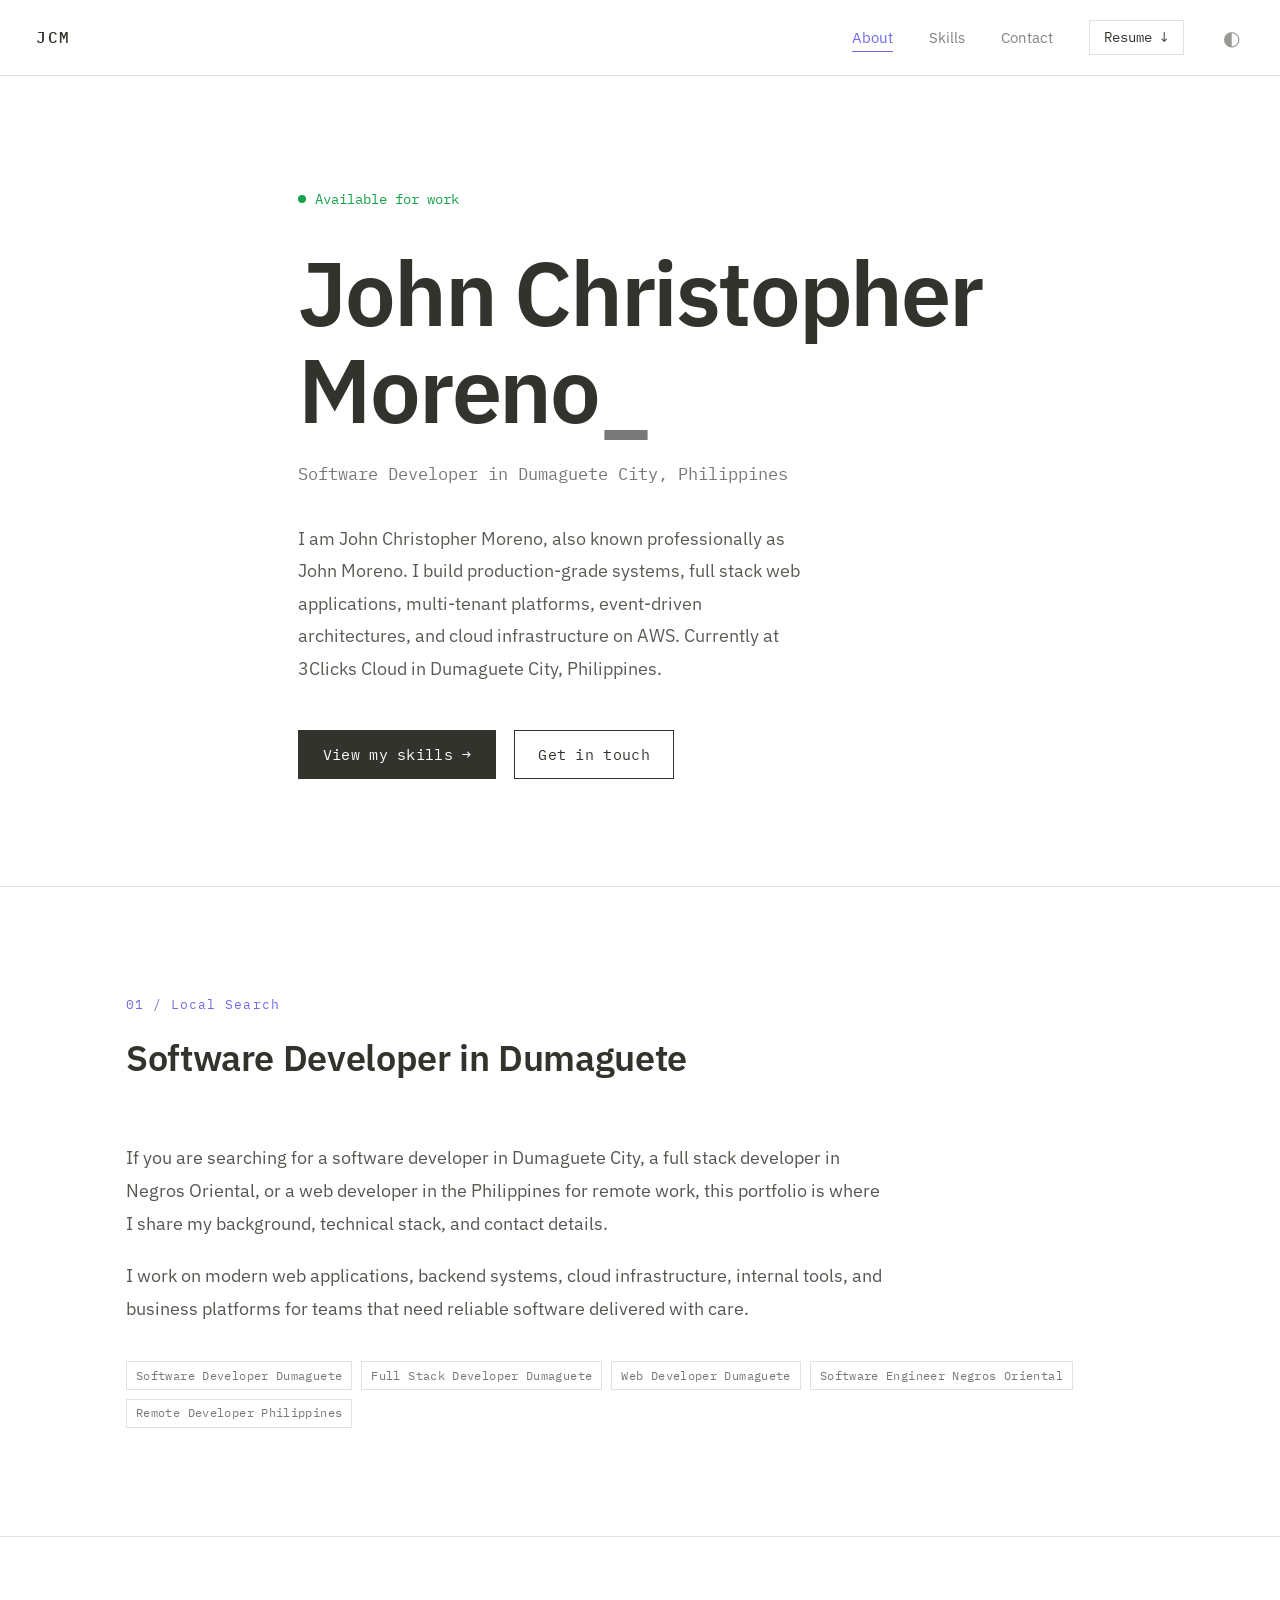
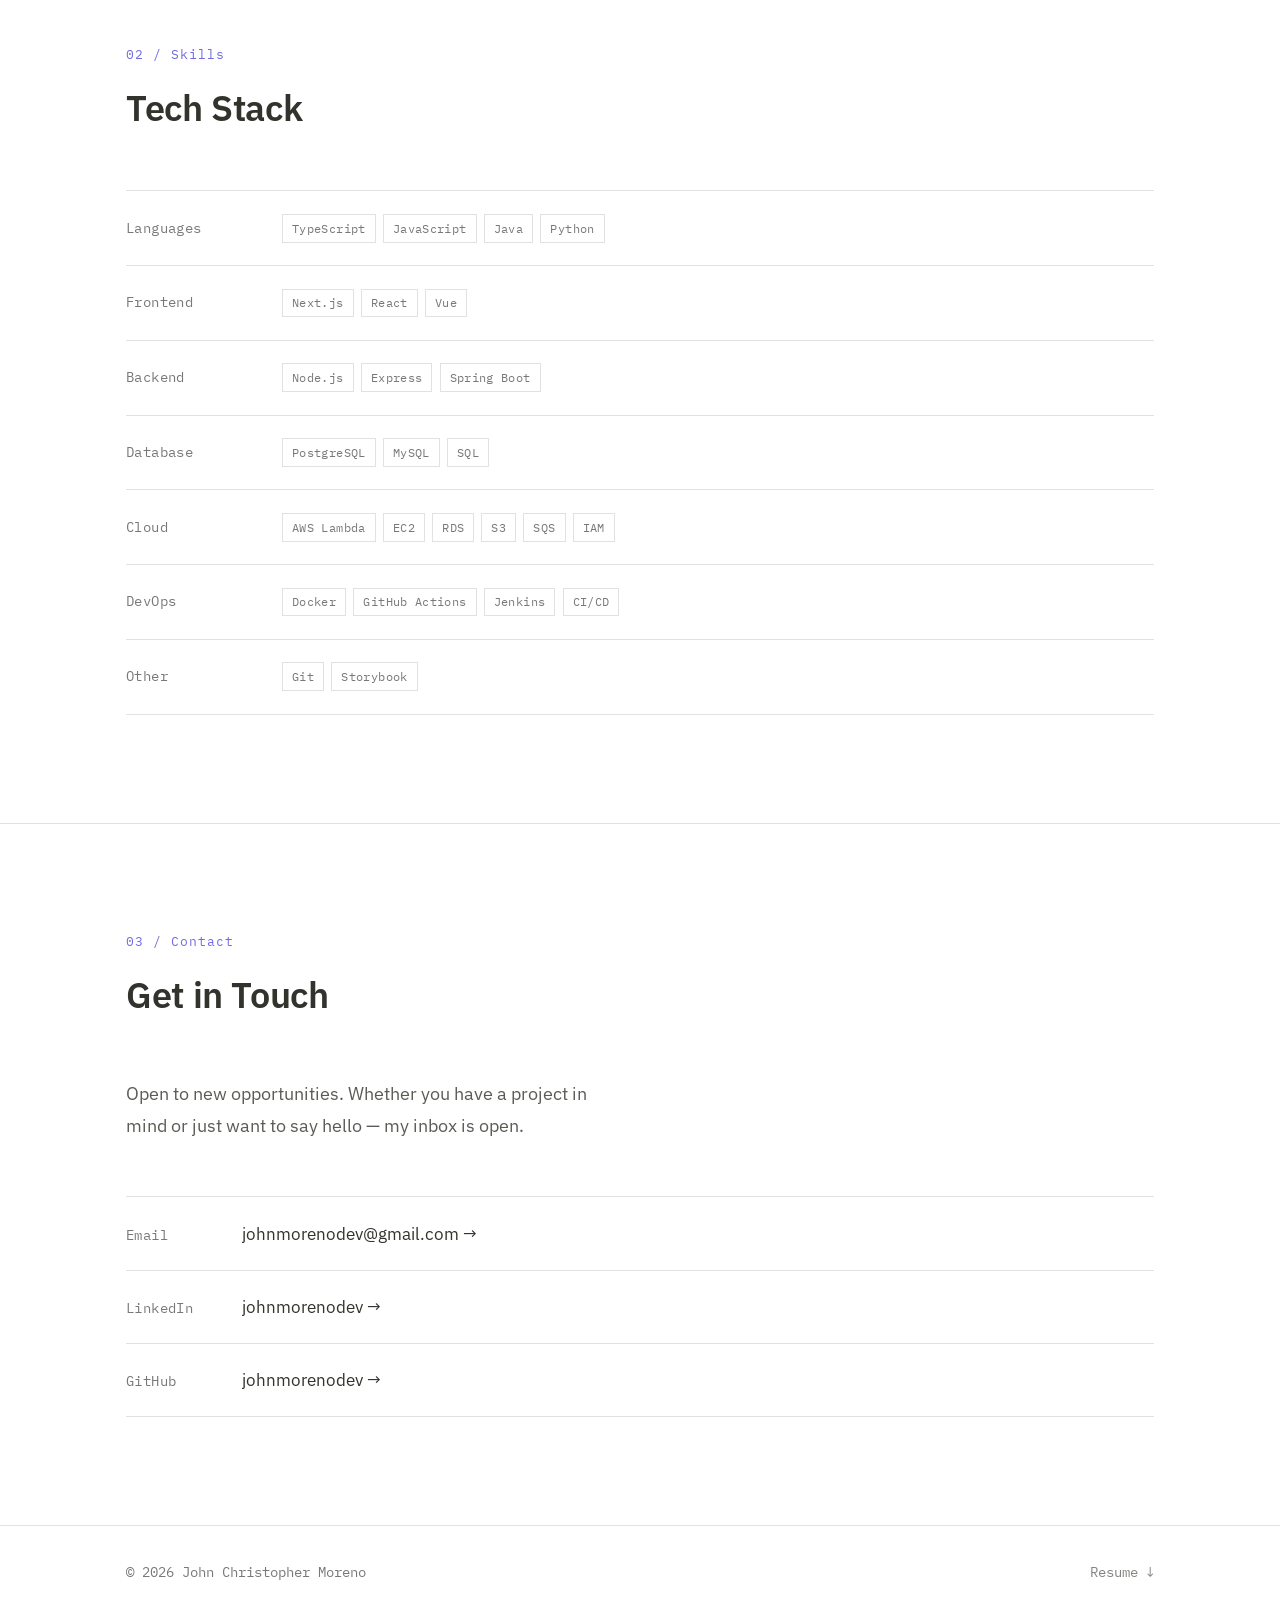
<file: index.html>
<!doctype html>
<html lang="en" data-theme="light">
  <head>
    <meta charset="UTF-8" />
    <meta name="viewport" content="width=device-width, initial-scale=1.0" />

    <!-- Primary SEO -->
    <title>
      John Christopher Moreno | John Moreno | Software Developer in Dumaguete
    </title>
    <meta
      name="description"
      content="John Christopher Moreno, also known as John Moreno, is a software developer in Dumaguete City, Philippines. Full stack web development, AWS infrastructure, and scalable systems for businesses and startups."
    />
    <meta name="author" content="John Christopher Moreno" />
    <meta name="robots" content="index, follow" />
    <link rel="canonical" href="https://johnmorenodev.com/" />

    <!-- Open Graph (social sharing) -->
    <meta property="og:type" content="website" />
    <meta property="og:url" content="https://johnmorenodev.com/" />
    <meta
      property="og:title"
      content="John Christopher Moreno | John Moreno | Software Developer"
    />
    <meta
      property="og:description"
      content="Software developer in Dumaguete City, Philippines building full stack web applications, AWS infrastructure, and scalable platforms."
    />
    <!-- TODO: Add og:image once you have a profile photo or social preview image -->
    <meta
      property="og:image"
      content="https://johnmorenodev.com/assets/og-image.png"
    />

    <!-- Twitter / X card -->
    <meta name="twitter:card" content="summary" />
    <meta
      name="twitter:title"
      content="John Christopher Moreno | John Moreno | Software Developer"
    />
    <meta
      name="twitter:description"
      content="Software developer in Dumaguete City, Philippines building full stack web applications, AWS infrastructure, and scalable platforms."
    />

    <!-- JSON-LD structured data -->
    <script type="application/ld+json">
      {
        "@context": "https://schema.org",
        "@graph": [
          {
            "@type": "Person",
            "@id": "https://johnmorenodev.com/#person",
            "name": "John Christopher Moreno",
            "alternateName": ["John Moreno", "John C. Moreno"],
            "jobTitle": "Software Developer",
            "description": "Software developer based in Dumaguete City, Philippines specializing in full stack development, AWS infrastructure, and scalable web systems.",
            "url": "https://johnmorenodev.com/",
            "email": "johnmorenodev@gmail.com",
            "worksFor": {
              "@type": "Organization",
              "name": "3Clicks Cloud"
            },
            "sameAs": [
              "https://linkedin.com/in/johnmorenodev",
              "https://github.com/johnmorenodev"
            ],
            "address": {
              "@type": "PostalAddress",
              "addressLocality": "Dumaguete City",
              "addressRegion": "Negros Oriental",
              "addressCountry": "PH"
            },
            "homeLocation": {
              "@type": "Place",
              "name": "Dumaguete City, Negros Oriental, Philippines"
            },
            "knowsAbout": [
              "Software Development",
              "Full Stack Development",
              "Web Development",
              "TypeScript",
              "JavaScript",
              "React",
              "Next.js",
              "Node.js",
              "AWS",
              "Docker",
              "PostgreSQL",
              "CI/CD"
            ]
          },
          {
            "@type": "WebSite",
            "@id": "https://johnmorenodev.com/#website",
            "url": "https://johnmorenodev.com/",
            "name": "John Christopher Moreno Portfolio",
            "about": {
              "@id": "https://johnmorenodev.com/#person"
            },
            "keywords": "John Christopher Moreno, John Moreno, software developer Dumaguete, full stack developer Dumaguete, web developer Dumaguete, software developer Negros Oriental, software developer Philippines"
          }
        ]
      }
    </script>

    <link rel="icon" href="favicon.svg" type="image/svg+xml" />
    <link rel="preconnect" href="https://fonts.googleapis.com" />
    <link rel="preconnect" href="https://fonts.gstatic.com" crossorigin />
    <link
      href="https://fonts.googleapis.com/css2?family=IBM+Plex+Mono:wght@400;500&family=IBM+Plex+Sans:wght@400;500;600&display=swap"
      rel="stylesheet"
    />
    <link rel="stylesheet" href="styles.css" />
  </head>
  <body>
    <nav>
      <a class="nav-logo" href="#about">JCM</a>
      <button
        class="nav-toggle"
        aria-label="Toggle navigation"
        aria-expanded="false"
      >
        <span></span><span></span><span></span>
      </button>
      <div class="nav-menu">
        <a href="#about" class="nav-link">About</a>
        <a href="#skills" class="nav-link">Skills</a>
        <a href="#contact" class="nav-link">Contact</a>
        <a href="assets/resume.pdf" download class="nav-resume">Resume ↓</a>
        <button class="theme-toggle" aria-label="Switch to dark mode">◐</button>
      </div>
    </nav>

    <main>
      <!-- About / Hero -->
      <section id="about" class="section hero">
        <div class="container">
          <span class="availability">
            <span class="dot"></span>Available for work
          </span>
          <h1>John Christopher<br />Moreno<span class="cursor">_</span></h1>
          <p class="role">Software Developer in Dumaguete City, Philippines</p>
          <p class="bio">
            I am John Christopher Moreno, also known professionally as John
            Moreno. I build production-grade systems, full stack web
            applications, multi-tenant platforms, event-driven architectures,
            and cloud infrastructure on AWS. Currently at 3Clicks Cloud in
            Dumaguete City, Philippines.
          </p>
          <div class="hero-cta">
            <a href="#skills" class="btn btn-primary">View my skills →</a>
            <a href="#contact" class="btn btn-secondary">Get in touch</a>
          </div>
        </div>
      </section>

      <section id="services" class="section">
        <div class="container">
          <p class="section-label">01 / Local Search</p>
          <h2>Software Developer in Dumaguete</h2>
          <div class="seo-copy">
            <p>
              If you are searching for a software developer in Dumaguete City,
              a full stack developer in Negros Oriental, or a web developer in
              the Philippines for remote work, this portfolio is where I share
              my background, technical stack, and contact details.
            </p>
            <p>
              I work on modern web applications, backend systems, cloud
              infrastructure, internal tools, and business platforms for teams
              that need reliable software delivered with care.
            </p>
          </div>
          <div class="keyword-tags" aria-label="Relevant search topics">
            <span class="tag">Software Developer Dumaguete</span>
            <span class="tag">Full Stack Developer Dumaguete</span>
            <span class="tag">Web Developer Dumaguete</span>
            <span class="tag">Software Engineer Negros Oriental</span>
            <span class="tag">Remote Developer Philippines</span>
          </div>
        </div>
      </section>

      <!-- Skills -->
      <section id="skills" class="section">
        <div class="container">
          <p class="section-label">02 / Skills</p>
          <h2>Tech Stack</h2>
          <div class="skills-grid">
            <div class="skill-row">
              <span class="skill-category">Languages</span>
              <div class="skill-tags">
                <span class="tag">TypeScript</span>
                <span class="tag">JavaScript</span>
                <span class="tag">Java</span>
                <span class="tag">Python</span>
              </div>
            </div>
            <div class="skill-row">
              <span class="skill-category">Frontend</span>
              <div class="skill-tags">
                <span class="tag">Next.js</span>
                <span class="tag">React</span>
                <span class="tag">Vue</span>
              </div>
            </div>
            <div class="skill-row">
              <span class="skill-category">Backend</span>
              <div class="skill-tags">
                <span class="tag">Node.js</span>
                <span class="tag">Express</span>
                <span class="tag">Spring Boot</span>
              </div>
            </div>
            <div class="skill-row">
              <span class="skill-category">Database</span>
              <div class="skill-tags">
                <span class="tag">PostgreSQL</span>
                <span class="tag">MySQL</span>
                <span class="tag">SQL</span>
              </div>
            </div>
            <div class="skill-row">
              <span class="skill-category">Cloud</span>
              <div class="skill-tags">
                <span class="tag">AWS Lambda</span>
                <span class="tag">EC2</span>
                <span class="tag">RDS</span>
                <span class="tag">S3</span>
                <span class="tag">SQS</span>
                <span class="tag">IAM</span>
              </div>
            </div>
            <div class="skill-row">
              <span class="skill-category">DevOps</span>
              <div class="skill-tags">
                <span class="tag">Docker</span>
                <span class="tag">GitHub Actions</span>
                <span class="tag">Jenkins</span>
                <span class="tag">CI/CD</span>
              </div>
            </div>
            <div class="skill-row">
              <span class="skill-category">Other</span>
              <div class="skill-tags">
                <span class="tag">Git</span>
                <span class="tag">Storybook</span>
              </div>
            </div>
          </div>
        </div>
      </section>

      <!-- Contact -->
      <section id="contact" class="section">
        <div class="container">
          <p class="section-label">03 / Contact</p>
          <h2>Get in Touch</h2>
          <p class="contact-intro">
            Open to new opportunities. Whether you have a project in mind or
            just want to say hello — my inbox is open.
          </p>
          <div class="contact-links">
            <a href="mailto:johnmorenodev@gmail.com" class="contact-link">
              <span class="contact-label">Email</span>
              <span class="contact-value">johnmorenodev@gmail.com →</span>
            </a>
            <a
              href="https://linkedin.com/in/johnmorenodev"
              target="_blank"
              rel="noopener"
              class="contact-link"
            >
              <span class="contact-label">LinkedIn</span>
              <span class="contact-value">johnmorenodev →</span>
            </a>
            <a
              href="https://github.com/johnmorenodev"
              target="_blank"
              rel="noopener"
              class="contact-link"
            >
              <span class="contact-label">GitHub</span>
              <span class="contact-value">johnmorenodev →</span>
            </a>
          </div>
        </div>
      </section>
    </main>

    <footer>
      <div class="container">
        <span>© 2026 John Christopher Moreno</span>
        <a href="assets/resume.pdf" download class="footer-resume">Resume ↓</a>
      </div>
    </footer>

    <script src="main.js"></script>
  </body>
</html>
</file>
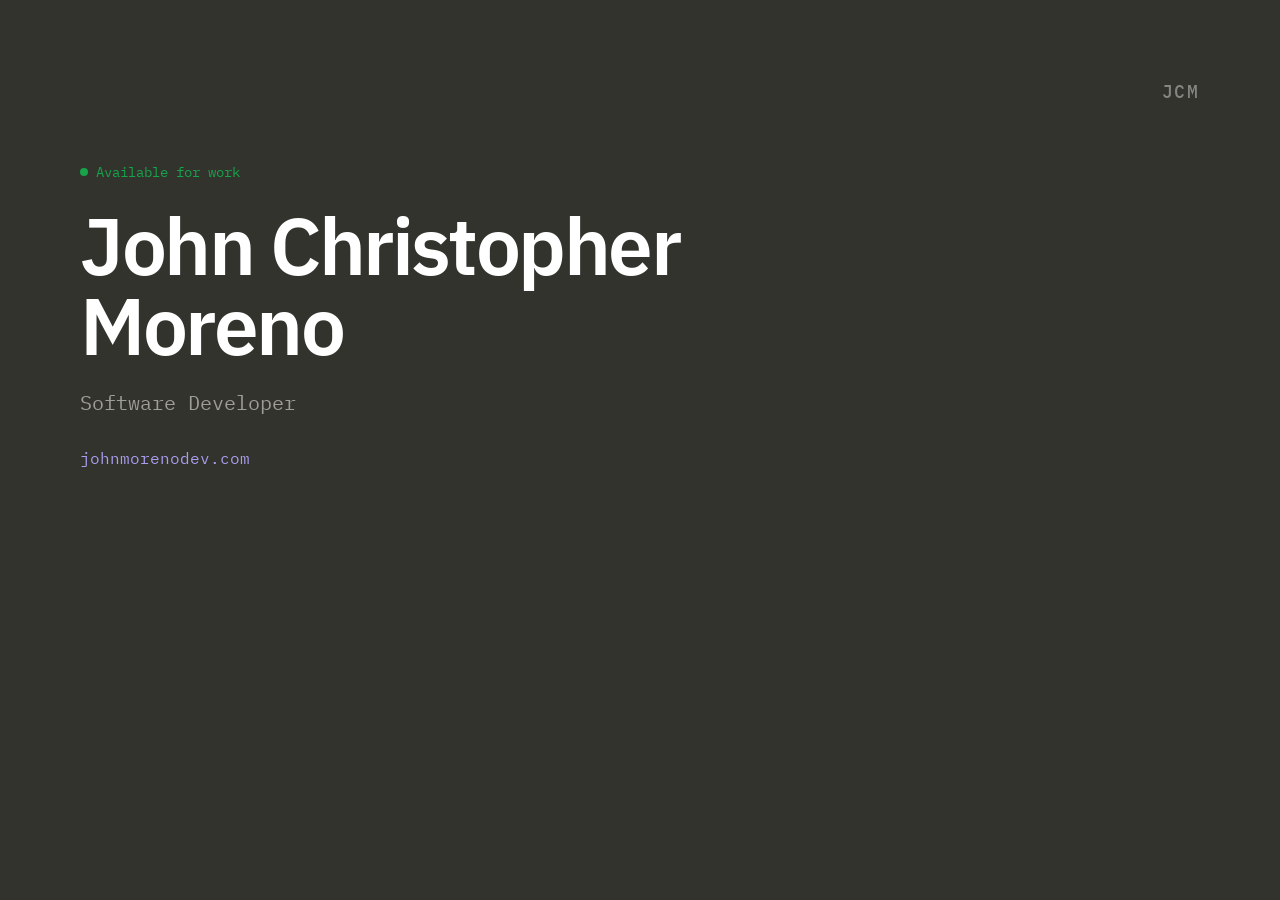
<file: og-image.html>
<!DOCTYPE html>
<html>
<head>
  <meta charset="UTF-8" />
  <link href="https://fonts.googleapis.com/css2?family=IBM+Plex+Mono:wght@500&family=IBM+Plex+Sans:wght@600&display=swap" rel="stylesheet" />
  <style>
    * { margin: 0; padding: 0; box-sizing: border-box; }

    body {
      width: 1200px;
      height: 630px;
      background: #33332d;
      color: #ffffff;
      font-family: 'IBM Plex Sans', sans-serif;
      display: flex;
      align-items: center;
      padding: 80px;
      overflow: hidden;
    }

    .content {
      display: flex;
      flex-direction: column;
      gap: 24px;
    }

    .badge {
      font-family: 'IBM Plex Mono', monospace;
      font-size: 14px;
      color: #16a34a;
      display: flex;
      align-items: center;
      gap: 8px;
    }

    .dot {
      width: 8px;
      height: 8px;
      border-radius: 50%;
      background: #16a34a;
      display: inline-block;
    }

    h1 {
      font-size: 80px;
      font-weight: 600;
      line-height: 1.0;
      letter-spacing: -0.03em;
    }

    .role {
      font-family: 'IBM Plex Mono', monospace;
      font-size: 20px;
      color: #9e9d96;
    }

    .domain {
      font-family: 'IBM Plex Mono', monospace;
      font-size: 16px;
      color: #a89ef0;
      margin-top: 8px;
    }

    .logo {
      position: absolute;
      top: 80px;
      right: 80px;
      font-family: 'IBM Plex Mono', monospace;
      font-size: 18px;
      font-weight: 500;
      letter-spacing: 0.1em;
      color: #ffffff;
      opacity: 0.4;
    }
  </style>
</head>
<body>
  <span class="logo">JCM</span>
  <div class="content">
    <span class="badge"><span class="dot"></span>Available for work</span>
    <h1>John Christopher<br>Moreno</h1>
    <p class="role">Software Developer</p>
    <p class="domain">johnmorenodev.com</p>
  </div>
</body>
</html>
</file>
<file: styles.css>
/* ── Variables ─────────────────────────────────────────── */
:root {
  --bg:         #ffffff;
  --text:       #33332d;
  --muted:      #787878;
  --border:     #e1e1e1;
  --card-bg:    #f9f9f8;
  --hover-bg:   #33332d;
  --hover-text: #ffffff;
  --green:      #16a34a;
  --accent:     #706be4;
}

[data-theme="dark"] {
  --bg:         #33332d;
  --text:       #ffffff;
  --muted:      #9e9d96;
  --border:     #4a4a43;
  --card-bg:    #3d3d36;
  --hover-bg:   #ffffff;
  --hover-text: #33332d;
  --accent:     #a89ef0;
}

/* ── Reset ─────────────────────────────────────────────── */
*, *::before, *::after {
  box-sizing: border-box;
  margin: 0;
  padding: 0;
}

html {
  scroll-behavior: smooth;
  font-size: 18px;
}

body {
  font-family: 'IBM Plex Sans', sans-serif;
  background: var(--bg);
  color: var(--text);
  line-height: 1.6;
  transition: background 0.2s, color 0.2s;
}

a {
  color: inherit;
}

button {
  font-family: inherit;
  cursor: pointer;
}

/* ── Container ─────────────────────────────────────────── */
.container {
  max-width: 1100px;
  margin: 0 auto;
  padding: 0 2rem;
}

/* ── Nav ───────────────────────────────────────────────── */
nav {
  position: sticky;
  top: 0;
  z-index: 100;
  background: var(--bg);
  border-bottom: 1px solid var(--border);
  display: flex;
  align-items: center;
  justify-content: space-between;
  padding: 1.1rem 2rem;
  transition: background 0.2s, border-color 0.2s;
}

.nav-logo {
  font-family: 'IBM Plex Mono', monospace;
  font-weight: 500;
  font-size: 0.9rem;
  text-decoration: none;
  letter-spacing: 0.1em;
  transition: color 0.15s;
}

.nav-logo:hover {
  color: var(--accent);
}

.nav-menu {
  display: flex;
  align-items: center;
  gap: 2rem;
}

.nav-link {
  position: relative;
  font-size: 0.85rem;
  text-decoration: none;
  opacity: 0.6;
  transition: opacity 0.15s, color 0.15s;
}

.nav-link::after {
  content: '';
  position: absolute;
  bottom: -2px;
  left: 0;
  width: 0;
  height: 1px;
  background: var(--accent);
  transition: width 0.2s ease;
}

.nav-link:hover,
.nav-link.active {
  opacity: 1;
  color: var(--accent);
}

.nav-link:hover::after,
.nav-link.active::after {
  width: 100%;
}

.nav-resume {
  font-family: 'IBM Plex Mono', monospace;
  font-size: 0.78rem;
  text-decoration: none;
  border: 1px solid var(--border);
  padding: 0.3rem 0.8rem;
  transition: background 0.15s, color 0.15s, border-color 0.15s;
}

.nav-resume:hover {
  background: var(--hover-bg);
  color: var(--hover-text);
  border-color: var(--hover-bg);
}

.theme-toggle {
  background: none;
  border: none;
  font-size: 1.1rem;
  color: var(--text);
  opacity: 0.5;
  padding: 0.2rem;
  transition: opacity 0.15s;
  line-height: 1;
}

.theme-toggle:hover {
  opacity: 1;
}

/* Mobile hamburger */
.nav-toggle {
  display: none;
  flex-direction: column;
  justify-content: center;
  gap: 5px;
  background: none;
  border: none;
  padding: 0.25rem;
}

.nav-toggle span {
  display: block;
  width: 22px;
  height: 2px;
  background: var(--text);
  transition: all 0.2s;
}

/* ── Sections ──────────────────────────────────────────── */
.section {
  padding: 6rem 0;
}

.section + .section {
  border-top: 1px solid var(--border);
}

.section-label {
  font-family: 'IBM Plex Mono', monospace;
  font-size: 0.72rem;
  color: var(--accent);
  letter-spacing: 0.08em;
  margin-bottom: 0.75rem;
}

.section h2 {
  font-size: 2rem;
  font-weight: 600;
  margin-bottom: 3rem;
  letter-spacing: -0.01em;
}

/* ── Hero ──────────────────────────────────────────────── */
.hero {
  min-height: 90vh;
  display: flex;
  align-items: center;
  padding: 4rem 0;
  border-top: none !important;
}

.availability {
  display: inline-flex;
  align-items: center;
  gap: 0.5rem;
  font-family: 'IBM Plex Mono', monospace;
  font-size: 0.78rem;
  color: var(--green);
  margin-bottom: 2rem;
}

.dot {
  width: 8px;
  height: 8px;
  border-radius: 50%;
  background: var(--green);
  animation: pulse 2.5s ease-in-out infinite;
}

@keyframes pulse {
  0%, 100% { opacity: 1; }
  50%       { opacity: 0.3; }
}

h1 {
  font-size: clamp(2.8rem, 7vw, 5.5rem);
  font-weight: 600;
  line-height: 1.05;
  letter-spacing: -0.025em;
  margin-bottom: 1.25rem;
}

.cursor {
  font-family: 'IBM Plex Mono', monospace;
  color: var(--muted);
  animation: blink 1s step-end infinite;
}

@keyframes blink {
  0%, 100% { opacity: 1; }
  50%       { opacity: 0; }
}

.role {
  font-family: 'IBM Plex Mono', monospace;
  font-size: 0.95rem;
  color: var(--muted);
  margin-bottom: 2rem;
}

.bio {
  max-width: 520px;
  font-size: 1rem;
  line-height: 1.8;
  opacity: 0.8;
  margin-bottom: 2.5rem;
}

.hero-cta {
  display: flex;
  gap: 1rem;
  flex-wrap: wrap;
}

.btn {
  font-family: 'IBM Plex Mono', monospace;
  font-size: 0.82rem;
  padding: 0.65rem 1.3rem;
  text-decoration: none;
  border: 1px solid var(--text);
  transition: background 0.15s, color 0.15s;
  letter-spacing: 0.02em;
}

.btn-primary {
  background: var(--text);
  color: var(--bg);
}

.btn-primary:hover {
  background: transparent;
  color: var(--text);
}

.btn-secondary {
  background: transparent;
  color: var(--text);
}

.btn-secondary:hover {
  background: var(--text);
  color: var(--bg);
}

.tag {
  font-family: 'IBM Plex Mono', monospace;
  font-size: 0.68rem;
  padding: 0.2rem 0.5rem;
  border: 1px solid var(--border);
  color: var(--muted);
  letter-spacing: 0.03em;
  transition: border-color 0.2s, color 0.2s;
}

.skill-tags .tag:hover {
  border-color: var(--accent);
  color: var(--accent);
}

/* ── Skills ────────────────────────────────────────────── */
.skills-grid {
  display: flex;
  flex-direction: column;
}

.skill-row {
  display: grid;
  grid-template-columns: 120px 1fr;
  gap: 2rem;
  align-items: start;
  padding: 1.25rem 0;
  border-bottom: 1px solid var(--border);
}

.skill-row:first-child {
  border-top: 1px solid var(--border);
}

.skill-category {
  font-family: 'IBM Plex Mono', monospace;
  font-size: 0.75rem;
  color: var(--muted);
  padding-top: 0.2rem;
  letter-spacing: 0.03em;
}

.skill-tags {
  display: flex;
  flex-wrap: wrap;
  gap: 0.4rem;
}

.seo-copy {
  max-width: 760px;
  display: grid;
  gap: 1rem;
  margin-bottom: 2rem;
}

.seo-copy p {
  font-size: 1rem;
  line-height: 1.85;
  opacity: 0.82;
}

.keyword-tags {
  display: flex;
  flex-wrap: wrap;
  gap: 0.5rem;
}

/* ── Contact ───────────────────────────────────────────── */
.contact-intro {
  max-width: 480px;
  font-size: 1rem;
  line-height: 1.8;
  opacity: 0.8;
  margin-bottom: 3rem;
}

.contact-links {
  display: flex;
  flex-direction: column;
}

.contact-link {
  display: flex;
  align-items: baseline;
  gap: 2rem;
  padding: 1.25rem 0;
  border-bottom: 1px solid var(--border);
  text-decoration: none;
  color: var(--text);
  transition: padding-left 0.15s;
}

.contact-links .contact-link:first-child {
  border-top: 1px solid var(--border);
}

.contact-link:hover {
  padding-left: 0.6rem;
}

.contact-link:hover .contact-label {
  color: var(--accent);
}

.contact-link:hover .contact-value {
  color: var(--accent);
}

.contact-label {
  font-family: 'IBM Plex Mono', monospace;
  font-size: 0.75rem;
  color: var(--muted);
  min-width: 80px;
  letter-spacing: 0.03em;
}

.contact-value {
  font-size: 0.95rem;
}

/* ── Footer ────────────────────────────────────────────── */
footer {
  border-top: 1px solid var(--border);
  padding: 2rem 0;
}

footer .container {
  display: flex;
  align-items: center;
  justify-content: space-between;
}

footer span {
  font-family: 'IBM Plex Mono', monospace;
  font-size: 0.75rem;
  color: var(--muted);
}

.footer-resume {
  font-family: 'IBM Plex Mono', monospace;
  font-size: 0.75rem;
  text-decoration: none;
  opacity: 0.6;
  transition: opacity 0.15s;
}

.footer-resume:hover {
  opacity: 1;
}

/* ── Responsive ────────────────────────────────────────── */
@media (max-width: 768px) {
  html { font-size: 16px; }

  nav {
    padding: 1rem 1.5rem;
    position: relative;
  }

  .nav-toggle {
    display: flex;
  }

  .nav-menu {
    display: none;
    position: absolute;
    top: 100%;
    left: 0;
    right: 0;
    background: var(--bg);
    border-bottom: 1px solid var(--border);
    flex-direction: column;
    align-items: flex-start;
    gap: 0;
    padding: 0 1.5rem 1rem;
  }

  .nav-menu.open {
    display: flex;
  }

  .nav-link,
  .nav-resume {
    padding: 0.85rem 0;
    width: 100%;
    border: none;
    border-bottom: 1px solid var(--border);
    font-size: 0.9rem;
  }

  .theme-toggle {
    padding: 0.85rem 0;
  }

  .section {
    padding: 4rem 0;
  }

  .container {
    padding: 0 1.5rem;
  }

  .skill-row {
    grid-template-columns: 1fr;
    gap: 0.75rem;
  }

  .contact-link {
    flex-direction: column;
    gap: 0.2rem;
  }

  footer .container {
    flex-direction: column;
    gap: 1rem;
    text-align: center;
  }
}
</file>
